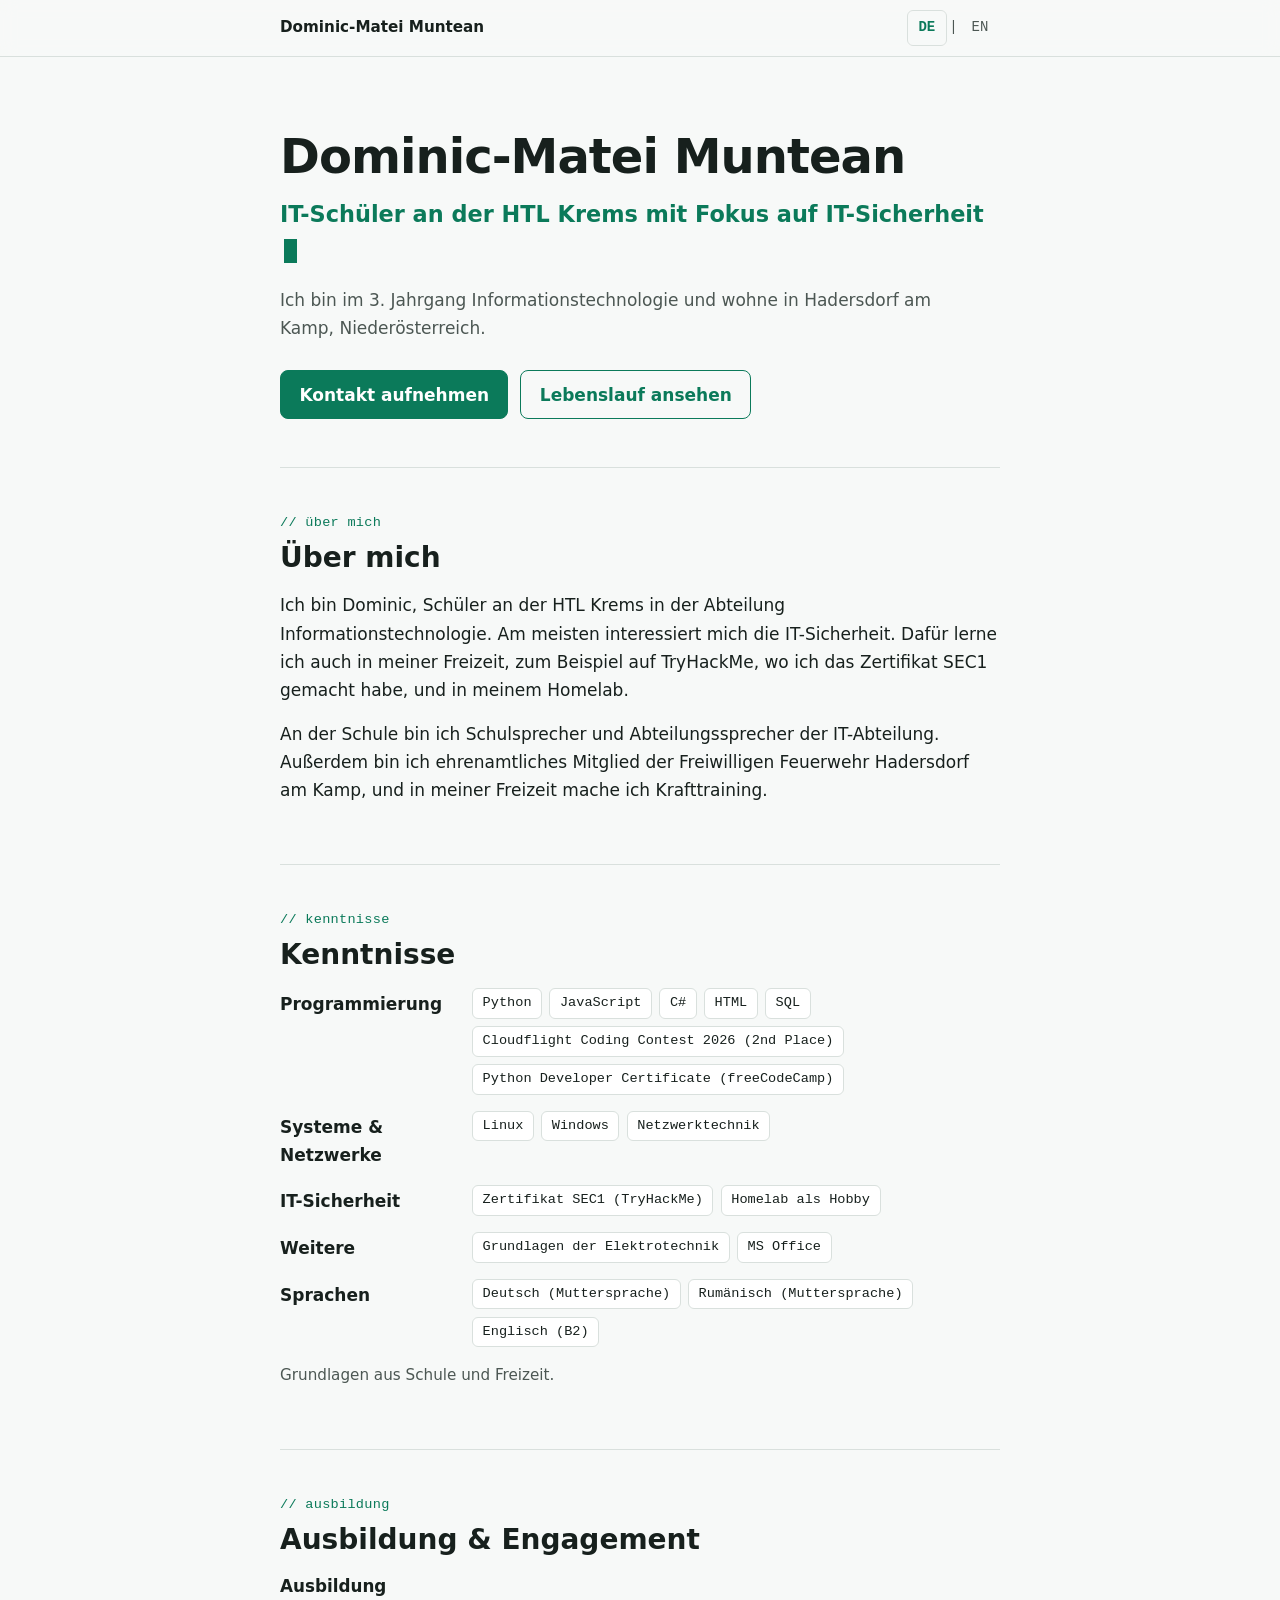
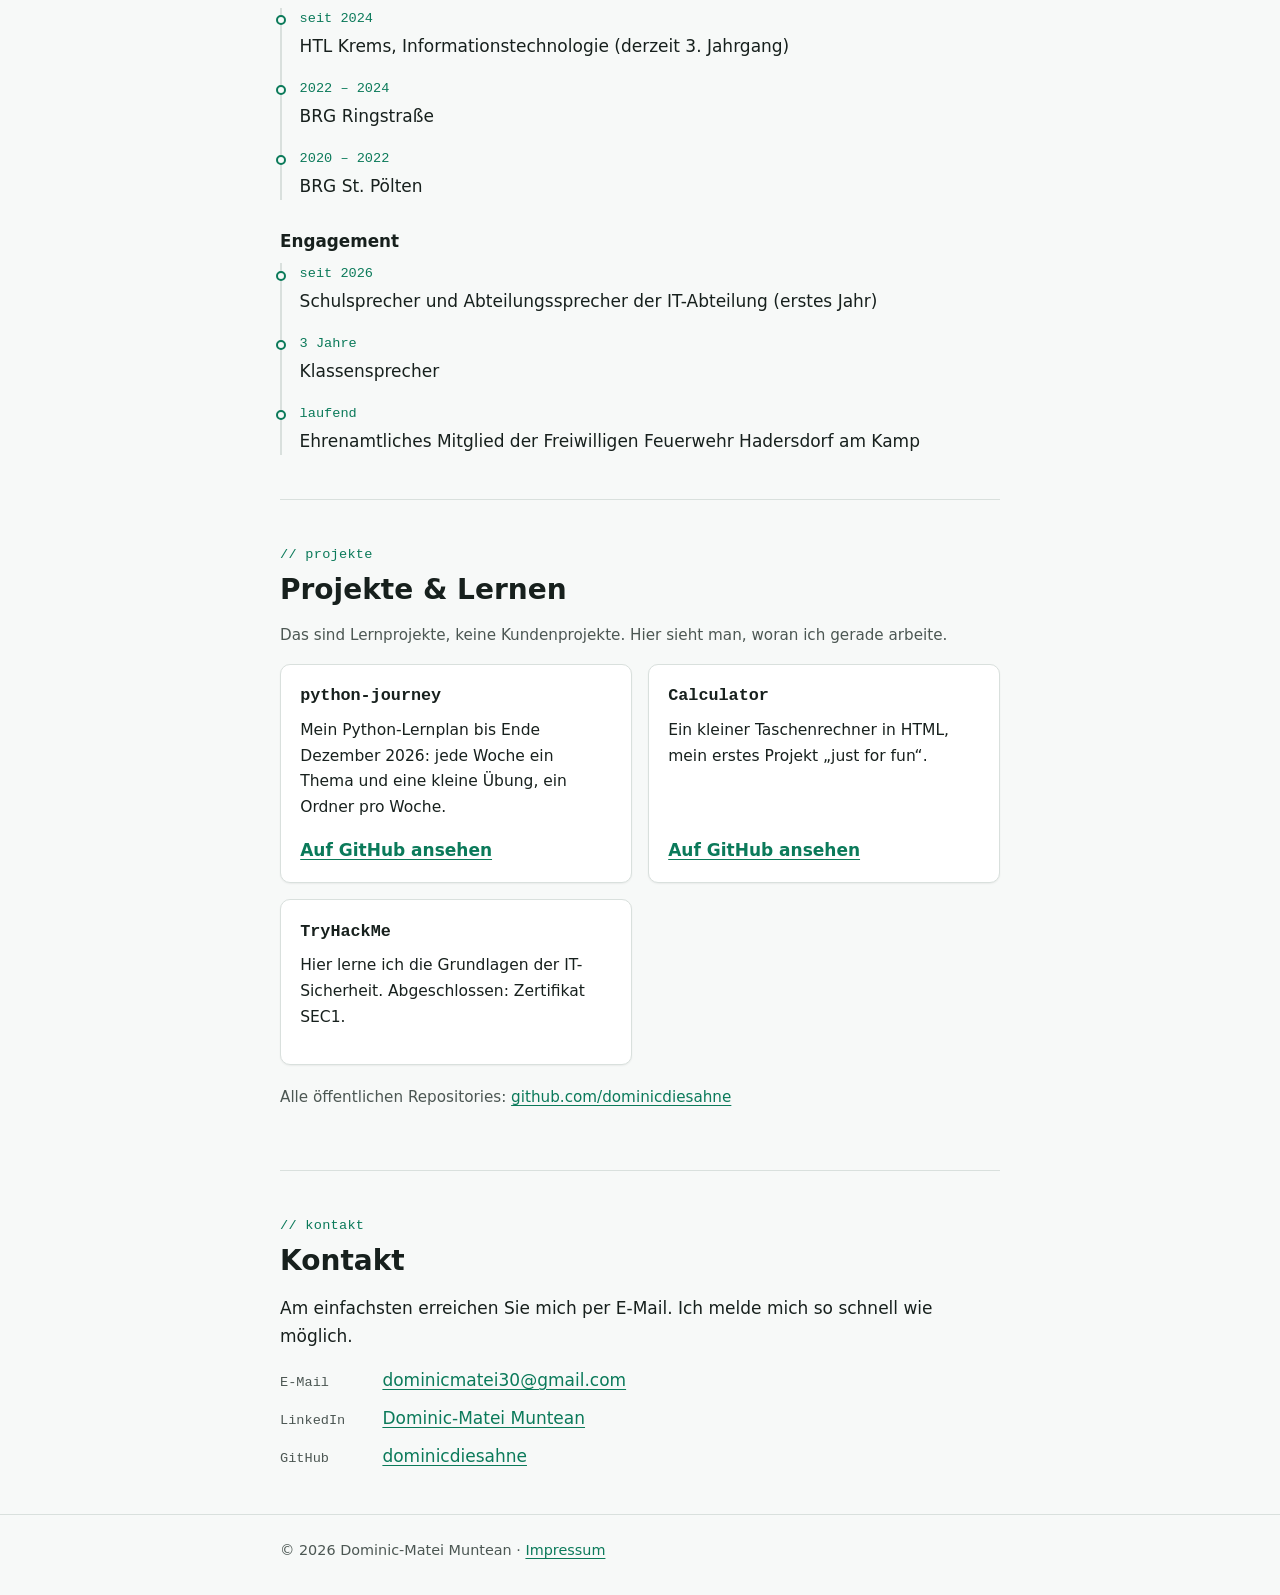
<file: index.html>
<!DOCTYPE html>
<html lang="de-AT">
<head>
  <meta charset="utf-8">
  <meta name="viewport" content="width=device-width, initial-scale=1">
  <title data-de="Dominic-Matei Muntean – IT-Schüler an der HTL Krems" data-en="Dominic-Matei Muntean – IT student at HTL Krems">Dominic-Matei Muntean – IT-Schüler an der HTL Krems</title>
  <meta name="description" content="IT-Schüler an der HTL Krems mit Interesse an IT-Sicherheit. Kenntnisse, Ausbildung, Projekte und Kontakt." data-de="IT-Schüler an der HTL Krems mit Interesse an IT-Sicherheit. Kenntnisse, Ausbildung, Projekte und Kontakt." data-en="IT student at HTL Krems, interested in IT security. Skills, education, projects and contact.">
  <meta name="color-scheme" content="dark light">
  <meta name="referrer" content="no-referrer">
  <meta property="og:type" content="website">
  <meta property="og:locale" content="de_AT">
  <meta property="og:locale:alternate" content="en_GB">
  <meta property="og:site_name" content="Dominic-Matei Muntean">
  <meta property="og:title" content="Dominic-Matei Muntean – IT-Schüler an der HTL Krems" data-de="Dominic-Matei Muntean – IT-Schüler an der HTL Krems" data-en="Dominic-Matei Muntean – IT student at HTL Krems">
  <meta property="og:description" content="IT-Schüler an der HTL Krems mit Interesse an IT-Sicherheit. Kenntnisse, Ausbildung, Projekte und Kontakt." data-de="IT-Schüler an der HTL Krems mit Interesse an IT-Sicherheit. Kenntnisse, Ausbildung, Projekte und Kontakt." data-en="IT student at HTL Krems, interested in IT security. Skills, education, projects and contact.">
  <link rel="icon" type="image/svg+xml" href="data:image/svg+xml,%3Csvg xmlns='http://www.w3.org/2000/svg' viewBox='0 0 64 64'%3E%3Crect width='64' height='64' rx='12' fill='%23101614'/%3E%3Ctext x='32' y='42' text-anchor='middle' font-family='ui-monospace,Consolas,monospace' font-size='28' font-weight='700' fill='%234fd1a5'%3EDM%3C/text%3E%3C/svg%3E">
  <link rel="stylesheet" href="styles.css">
</head>
<body>
  <a class="skip-link" href="#main" data-de="Zum Inhalt springen" data-en="Skip to content">Zum Inhalt springen</a>

  <header class="site-header">
    <div class="wrap header-inner">
      <a class="brand" href="#top"><span class="brand-name">Dominic-Matei Muntean</span></a>
      <div class="lang-switch" role="group" aria-label="Sprache / Language">
        <button type="button" class="lang-btn" data-lang="de" aria-pressed="true">DE</button>
        <span class="lang-sep" aria-hidden="true">|</span>
        <button type="button" class="lang-btn" data-lang="en" aria-pressed="false">EN</button>
      </div>
    </div>
  </header>

  <main id="main" class="wrap">

    <section id="top" class="hero" aria-labelledby="hero-name">
      <h1 id="hero-name">Dominic-Matei Muntean</h1>
      <p class="headline"><span data-de="IT-Schüler an der HTL Krems mit Fokus auf IT-Sicherheit" data-en="IT student at HTL Krems, focused on IT security">IT-Schüler an der HTL Krems mit Fokus auf IT-Sicherheit</span><span class="cursor" aria-hidden="true"></span></p>
      <p class="subline" data-de="Ich bin im 3. Jahrgang Informationstechnologie und wohne in Hadersdorf am Kamp, Niederösterreich." data-en="I'm in my third year of Information Technology and live in Hadersdorf am Kamp, Lower Austria.">Ich bin im 3. Jahrgang Informationstechnologie und wohne in Hadersdorf am Kamp, Niederösterreich.</p>
      <div class="actions">
        <a class="btn btn-primary" href="#kontakt" data-de="Kontakt aufnehmen" data-en="Get in touch">Kontakt aufnehmen</a>
        <a class="btn btn-secondary" href="cv.html" data-de="Lebenslauf ansehen" data-en="View CV">Lebenslauf ansehen</a>
      </div>
    </section>

    <section id="ueber-mich" class="section" aria-labelledby="h-about">
      <p class="label mono" data-de="// über mich" data-en="// about">// über mich</p>
      <h2 id="h-about" data-de="Über mich" data-en="About me">Über mich</h2>
      <p data-de="Ich bin Dominic, Schüler an der HTL Krems in der Abteilung Informationstechnologie. Am meisten interessiert mich die IT-Sicherheit. Dafür lerne ich auch in meiner Freizeit, zum Beispiel auf TryHackMe, wo ich das Zertifikat SEC1 gemacht habe, und in meinem Homelab." data-en="I'm Dominic, a student in the Information Technology department at HTL Krems, Austria. IT security interests me most. I also learn in my own time, for example on TryHackMe, where I earned the SEC1 certificate, and in my homelab.">Ich bin Dominic, Schüler an der HTL Krems in der Abteilung Informationstechnologie. Am meisten interessiert mich die IT-Sicherheit. Dafür lerne ich auch in meiner Freizeit, zum Beispiel auf TryHackMe, wo ich das Zertifikat SEC1 gemacht habe, und in meinem Homelab.</p>
      <p data-de="An der Schule bin ich Schulsprecher und Abteilungssprecher der IT-Abteilung. Außerdem bin ich ehrenamtliches Mitglied der Freiwilligen Feuerwehr Hadersdorf am Kamp, und in meiner Freizeit mache ich Krafttraining." data-en="At school I'm the student representative of the whole school (Schulsprecher) and of the IT department. I'm also a volunteer member of the Hadersdorf am Kamp fire brigade, and in my free time I do strength training.">An der Schule bin ich Schulsprecher und Abteilungssprecher der IT-Abteilung. Außerdem bin ich ehrenamtliches Mitglied der Freiwilligen Feuerwehr Hadersdorf am Kamp, und in meiner Freizeit mache ich Krafttraining.</p>
    </section>

    <section id="kenntnisse" class="section" aria-labelledby="h-skills">
      <p class="label mono" data-de="// kenntnisse" data-en="// skills">// kenntnisse</p>
      <h2 id="h-skills" data-de="Kenntnisse" data-en="Skills">Kenntnisse</h2>
      <dl class="skills">
        <div class="skill-group">
          <dt data-de="Programmierung" data-en="Programming">Programmierung</dt>
          <dd><ul class="tags">
            <li>Python</li><li>JavaScript</li><li>C#</li><li>HTML</li><li>SQL</li><li>Cloudflight Coding Contest 2026 (2nd Place)</li><li>Python Developer Certificate (freeCodeCamp)</li>
          </ul></dd>
        </div>
        <div class="skill-group">
          <dt data-de="Systeme &amp; Netzwerke" data-en="Systems &amp; networking">Systeme &amp; Netzwerke</dt>
          <dd><ul class="tags">
            <li>Linux</li><li>Windows</li><li data-de="Netzwerktechnik" data-en="Networking">Netzwerktechnik</li>
          </ul></dd>
        </div>
        <div class="skill-group">
          <dt data-de="IT-Sicherheit" data-en="IT security">IT-Sicherheit</dt>
          <dd><ul class="tags">
            <li data-de="Zertifikat SEC1 (TryHackMe)" data-en="SEC1 certificate (TryHackMe)">Zertifikat SEC1 (TryHackMe)</li>
            <li data-de="Homelab als Hobby" data-en="Homelab as a hobby">Homelab als Hobby</li>
          </ul></dd>
        </div>
        <div class="skill-group">
          <dt data-de="Weitere" data-en="Other">Weitere</dt>
          <dd><ul class="tags">
            <li data-de="Grundlagen der Elektrotechnik" data-en="Electrical engineering basics">Grundlagen der Elektrotechnik</li>
            <li>MS Office</li>
          </ul></dd>
        </div>
        <div class="skill-group">
          <dt data-de="Sprachen" data-en="Languages">Sprachen</dt>
          <dd><ul class="tags">
            <li data-de="Deutsch (Muttersprache)" data-en="German (native)">Deutsch (Muttersprache)</li>
            <li data-de="Rumänisch (Muttersprache)" data-en="Romanian (native)">Rumänisch (Muttersprache)</li>
            <li data-de="Englisch (B2)" data-en="English (B2)">Englisch (B2)</li>
          </ul></dd>
        </div>
      </dl>
      <p class="note" data-de="Grundlagen aus Schule und Freizeit." data-en="Foundations from school and my own time.">Grundlagen aus Schule und Freizeit.</p>
    </section>

    <section id="ausbildung" class="section" aria-labelledby="h-edu">
      <p class="label mono" data-de="// ausbildung" data-en="// education">// ausbildung</p>
      <h2 id="h-edu" data-de="Ausbildung &amp; Engagement" data-en="Education &amp; engagement">Ausbildung &amp; Engagement</h2>
      <div class="tracks">
        <div class="track">
          <h3 data-de="Ausbildung" data-en="Education">Ausbildung</h3>
          <ol class="timeline">
            <li><span class="year mono" data-de="seit 2024" data-en="since 2024">seit 2024</span><span class="what" data-de="HTL Krems, Informationstechnologie (derzeit 3. Jahrgang)" data-en="HTL Krems, Information Technology (currently in 3rd year)">HTL Krems, Informationstechnologie (derzeit 3. Jahrgang)</span></li>
            <li><span class="year mono">2022 – 2024</span><span class="what" data-de="BRG Ringstraße" data-en="BRG Ringstraße (secondary school)">BRG Ringstraße</span></li>
            <li><span class="year mono">2020 – 2022</span><span class="what" data-de="BRG St. Pölten" data-en="BRG St. Pölten (secondary school)">BRG St. Pölten</span></li>
          </ol>
        </div>
        <div class="track">
          <h3 data-de="Engagement" data-en="Engagement">Engagement</h3>
          <ol class="timeline">
            <li><span class="year mono" data-de="seit 2026" data-en="since 2026">seit 2026</span><span class="what" data-de="Schulsprecher und Abteilungssprecher der IT-Abteilung (erstes Jahr)" data-en="Student representative of the school (Schulsprecher) and of the IT department (first year)">Schulsprecher und Abteilungssprecher der IT-Abteilung (erstes Jahr)</span></li>
            <li><span class="year mono" data-de="3 Jahre" data-en="3 years">3 Jahre</span><span class="what" data-de="Klassensprecher" data-en="Class representative">Klassensprecher</span></li>
            <li><span class="year mono" data-de="laufend" data-en="ongoing">laufend</span><span class="what" data-de="Ehrenamtliches Mitglied der Freiwilligen Feuerwehr Hadersdorf am Kamp" data-en="Volunteer member of the Hadersdorf am Kamp fire brigade">Ehrenamtliches Mitglied der Freiwilligen Feuerwehr Hadersdorf am Kamp</span></li>
          </ol>
        </div>
      </div>
    </section>

    <section id="projekte" class="section" aria-labelledby="h-projects">
      <p class="label mono" data-de="// projekte" data-en="// projects">// projekte</p>
      <h2 id="h-projects" data-de="Projekte &amp; Lernen" data-en="Projects &amp; learning">Projekte &amp; Lernen</h2>
      <p class="intro" data-de="Das sind Lernprojekte, keine Kundenprojekte. Hier sieht man, woran ich gerade arbeite." data-en="These are learning projects, not client work. They show what I'm working on right now.">Das sind Lernprojekte, keine Kundenprojekte. Hier sieht man, woran ich gerade arbeite.</p>
      <div class="cards">
        <article class="card">
          <h3 class="mono">python-journey</h3>
          <p data-de="Mein Python-Lernplan bis Ende Dezember 2026: jede Woche ein Thema und eine kleine Übung, ein Ordner pro Woche." data-en="My Python learning plan until the end of December 2026: one topic and one small exercise a week, one folder per week.">Mein Python-Lernplan bis Ende Dezember 2026: jede Woche ein Thema und eine kleine Übung, ein Ordner pro Woche.</p>
          <a class="card-link" href="https://github.com/dominicdiesahne/python-journey" rel="noopener" data-de="Auf GitHub ansehen" data-en="View on GitHub">Auf GitHub ansehen</a>
        </article>
        <article class="card">
          <h3 class="mono">Calculator</h3>
          <p data-de="Ein kleiner Taschenrechner in HTML, mein erstes Projekt „just for fun“." data-en="A small calculator in HTML, my first &quot;just for fun&quot; project.">Ein kleiner Taschenrechner in HTML, mein erstes Projekt „just for fun“.</p>
          <a class="card-link" href="https://github.com/dominicdiesahne/Calculator" rel="noopener" data-de="Auf GitHub ansehen" data-en="View on GitHub">Auf GitHub ansehen</a>
        </article>
        <article class="card">
          <h3 class="mono">TryHackMe</h3>
          <p data-de="Hier lerne ich die Grundlagen der IT-Sicherheit. Abgeschlossen: Zertifikat SEC1." data-en="Where I learn the basics of IT security. Completed: SEC1 certificate.">Hier lerne ich die Grundlagen der IT-Sicherheit. Abgeschlossen: Zertifikat SEC1.</p>
        </article>
      </div>
      <p class="note"><span data-de="Alle öffentlichen Repositories:" data-en="All public repositories:">Alle öffentlichen Repositories:</span> <a href="https://github.com/dominicdiesahne" rel="noopener">github.com/dominicdiesahne</a></p>
    </section>

    <section id="kontakt" class="section" aria-labelledby="h-contact">
      <p class="label mono" data-de="// kontakt" data-en="// contact">// kontakt</p>
      <h2 id="h-contact" data-de="Kontakt" data-en="Contact">Kontakt</h2>
      <p data-de="Am einfachsten erreichen Sie mich per E-Mail. Ich melde mich so schnell wie möglich." data-en="Email is the easiest way to reach me. I'll reply as soon as I can.">Am einfachsten erreichen Sie mich per E-Mail. Ich melde mich so schnell wie möglich.</p>
      <ul class="contact-list">
        <li><span class="contact-label mono" data-de="E-Mail" data-en="Email">E-Mail</span><a href="mailto:dominicmatei30@gmail.com">dominicmatei30@gmail.com</a></li>
        <li><span class="contact-label mono">LinkedIn</span><a href="https://www.linkedin.com/in/dominic-matei-muntean-106618419" rel="noopener">Dominic-Matei Muntean</a></li>
        <li><span class="contact-label mono">GitHub</span><a href="https://github.com/dominicdiesahne" rel="noopener">dominicdiesahne</a></li>
      </ul>
    </section>

  </main>

  <footer class="site-footer">
    <div class="wrap">
      <p>© 2026 Dominic-Matei Muntean · <a href="impressum.html" data-de="Impressum" data-en="Legal notice">Impressum</a></p>
    </div>
  </footer>

  <script src="main.js"></script>
</body>
</html>
</file>
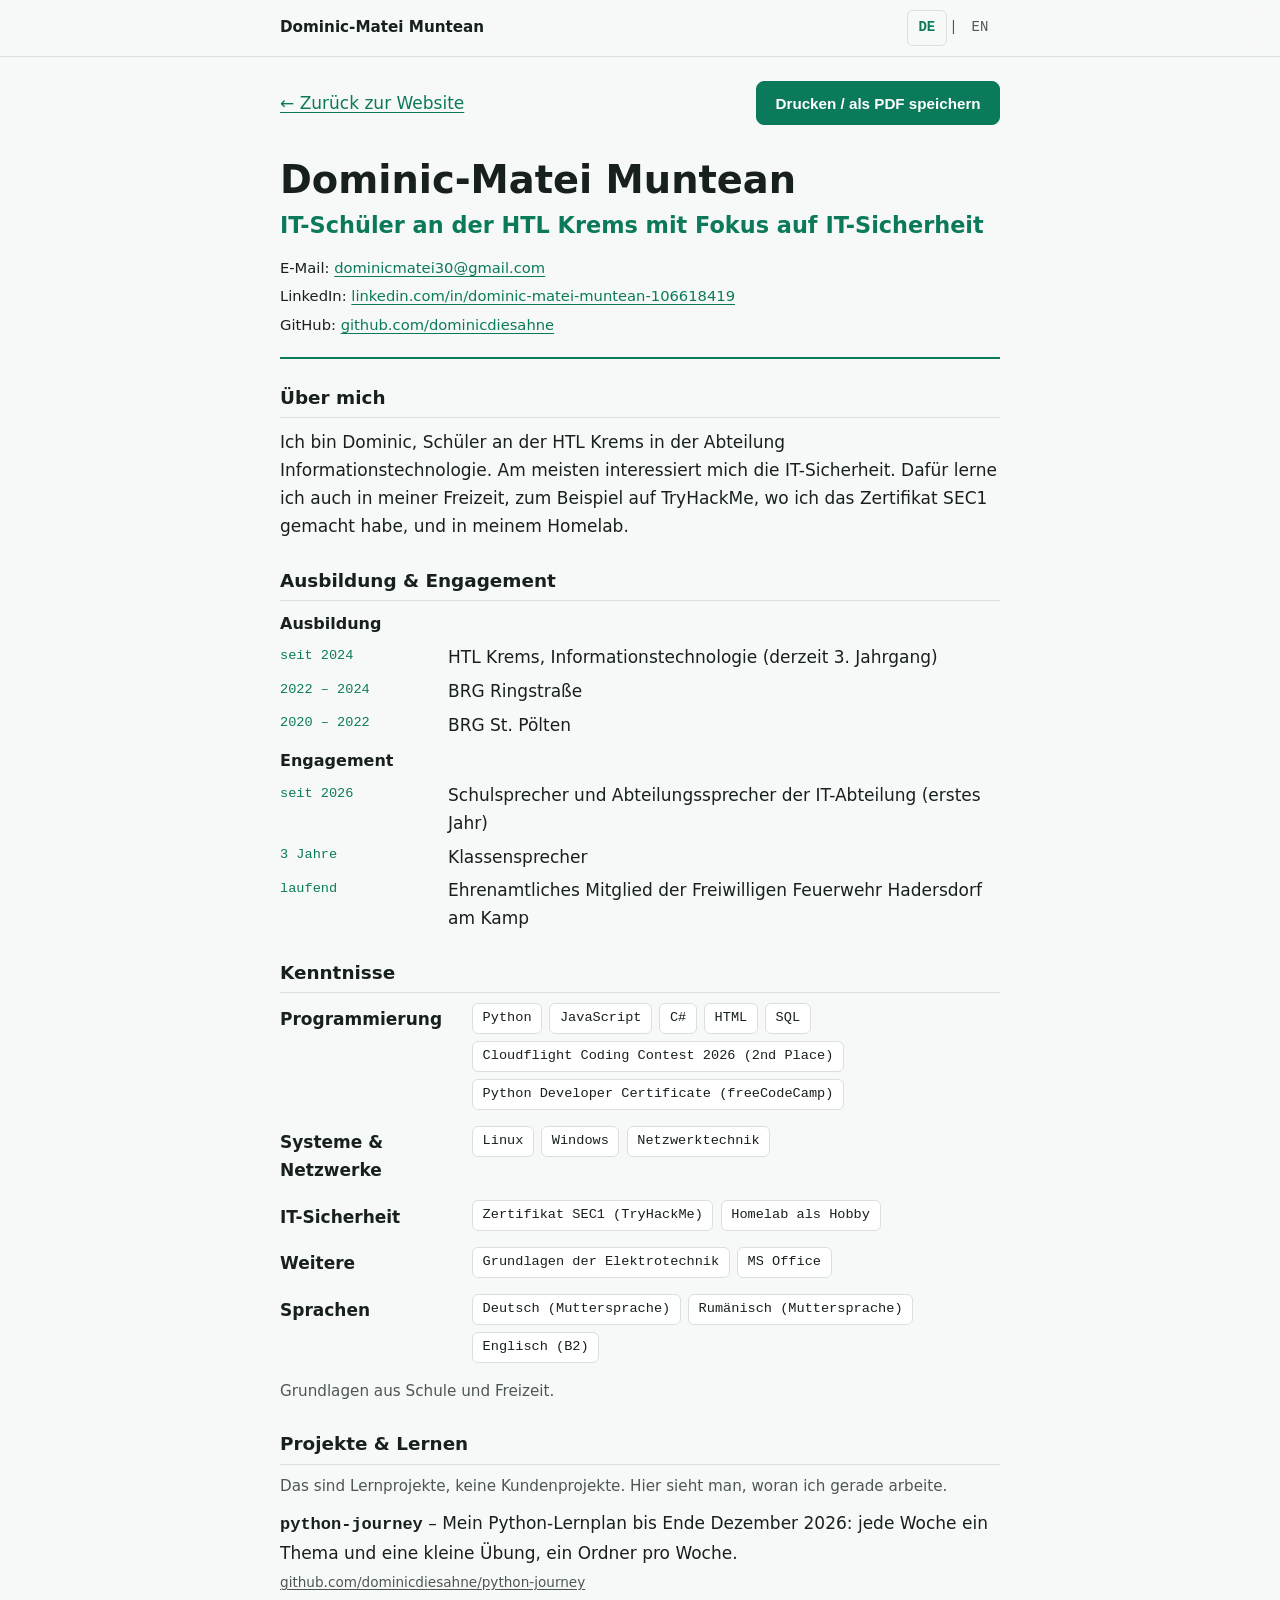
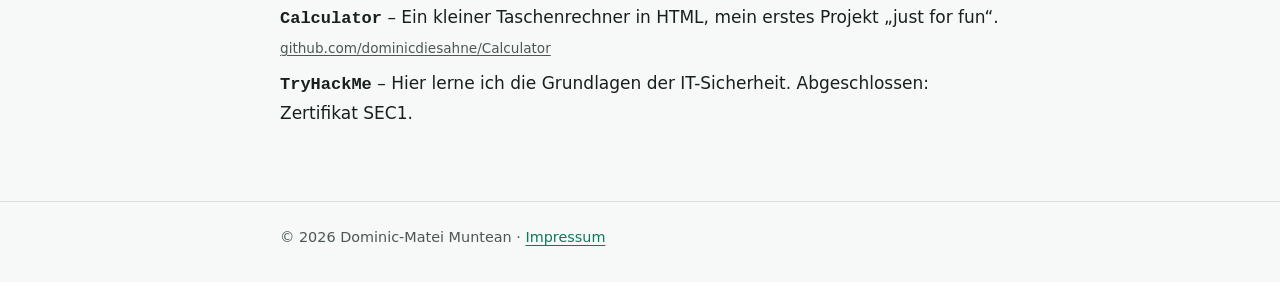
<file: cv.html>
<!DOCTYPE html>
<html lang="de-AT">
<head>
  <meta charset="utf-8">
  <meta name="viewport" content="width=device-width, initial-scale=1">
  <title data-de="Lebenslauf – Dominic-Matei Muntean" data-en="CV – Dominic-Matei Muntean">Lebenslauf – Dominic-Matei Muntean</title>
  <meta name="description" content="IT-Schüler an der HTL Krems mit Interesse an IT-Sicherheit. Kenntnisse, Ausbildung, Projekte und Kontakt." data-de="IT-Schüler an der HTL Krems mit Interesse an IT-Sicherheit. Kenntnisse, Ausbildung, Projekte und Kontakt." data-en="IT student at HTL Krems, interested in IT security. Skills, education, projects and contact.">
  <meta name="color-scheme" content="dark light">
  <meta name="referrer" content="no-referrer">
  <meta property="og:type" content="profile">
  <meta property="og:locale" content="de_AT">
  <meta property="og:locale:alternate" content="en_GB">
  <meta property="og:site_name" content="Dominic-Matei Muntean">
  <meta property="og:title" content="Lebenslauf – Dominic-Matei Muntean" data-de="Lebenslauf – Dominic-Matei Muntean" data-en="CV – Dominic-Matei Muntean">
  <meta property="og:description" content="IT-Schüler an der HTL Krems mit Interesse an IT-Sicherheit. Kenntnisse, Ausbildung, Projekte und Kontakt." data-de="IT-Schüler an der HTL Krems mit Interesse an IT-Sicherheit. Kenntnisse, Ausbildung, Projekte und Kontakt." data-en="IT student at HTL Krems, interested in IT security. Skills, education, projects and contact.">
  <link rel="icon" type="image/svg+xml" href="data:image/svg+xml,%3Csvg xmlns='http://www.w3.org/2000/svg' viewBox='0 0 64 64'%3E%3Crect width='64' height='64' rx='12' fill='%23101614'/%3E%3Ctext x='32' y='42' text-anchor='middle' font-family='ui-monospace,Consolas,monospace' font-size='28' font-weight='700' fill='%234fd1a5'%3EDM%3C/text%3E%3C/svg%3E">
  <link rel="stylesheet" href="styles.css">
</head>
<body>
  <a class="skip-link" href="#main" data-de="Zum Inhalt springen" data-en="Skip to content">Zum Inhalt springen</a>

  <header class="site-header">
    <div class="wrap header-inner">
      <a class="brand" href="index.html"><span class="brand-name">Dominic-Matei Muntean</span></a>
      <div class="lang-switch" role="group" aria-label="Sprache / Language">
        <button type="button" class="lang-btn" data-lang="de" aria-pressed="true">DE</button>
        <span class="lang-sep" aria-hidden="true">|</span>
        <button type="button" class="lang-btn" data-lang="en" aria-pressed="false">EN</button>
      </div>
    </div>
  </header>

  <main id="main" class="wrap">
    <div class="cv-toolbar no-print">
      <a href="index.html" data-de="← Zurück zur Website" data-en="← Back to the website">← Zurück zur Website</a>
      <button type="button" class="btn btn-primary" data-print data-de="Drucken / als PDF speichern" data-en="Print / save as PDF">Drucken / als PDF speichern</button>
    </div>

    <article class="cv" aria-labelledby="cv-name">
      <header class="cv-head">
        <h1 id="cv-name">Dominic-Matei Muntean</h1>
        <p class="headline" data-de="IT-Schüler an der HTL Krems mit Fokus auf IT-Sicherheit" data-en="IT student at HTL Krems, focused on IT security">IT-Schüler an der HTL Krems mit Fokus auf IT-Sicherheit</p>
        <ul class="cv-contact">
          <li><span data-de="E-Mail:" data-en="Email:">E-Mail:</span> <a href="mailto:dominicmatei30@gmail.com">dominicmatei30@gmail.com</a></li>
          <li>LinkedIn: <a href="https://www.linkedin.com/in/dominic-matei-muntean-106618419" rel="noopener">linkedin.com/in/dominic-matei-muntean-106618419</a></li>
          <li>GitHub: <a href="https://github.com/dominicdiesahne" rel="noopener">github.com/dominicdiesahne</a></li>
        </ul>
      </header>

      <section class="cv-section" aria-labelledby="cv-about">
        <h2 id="cv-about" data-de="Über mich" data-en="About me">Über mich</h2>
        <p data-de="Ich bin Dominic, Schüler an der HTL Krems in der Abteilung Informationstechnologie. Am meisten interessiert mich die IT-Sicherheit. Dafür lerne ich auch in meiner Freizeit, zum Beispiel auf TryHackMe, wo ich das Zertifikat SEC1 gemacht habe, und in meinem Homelab." data-en="I'm Dominic, a student in the Information Technology department at HTL Krems, Austria. IT security interests me most. I also learn in my own time, for example on TryHackMe, where I earned the SEC1 certificate, and in my homelab.">Ich bin Dominic, Schüler an der HTL Krems in der Abteilung Informationstechnologie. Am meisten interessiert mich die IT-Sicherheit. Dafür lerne ich auch in meiner Freizeit, zum Beispiel auf TryHackMe, wo ich das Zertifikat SEC1 gemacht habe, und in meinem Homelab.</p>
      </section>

      <section class="cv-section" aria-labelledby="cv-edu">
        <h2 id="cv-edu" data-de="Ausbildung &amp; Engagement" data-en="Education &amp; engagement">Ausbildung &amp; Engagement</h2>
        <h3 data-de="Ausbildung" data-en="Education">Ausbildung</h3>
        <ul class="cv-rows">
          <li><span class="year mono" data-de="seit 2024" data-en="since 2024">seit 2024</span><span data-de="HTL Krems, Informationstechnologie (derzeit 3. Jahrgang)" data-en="HTL Krems, Information Technology (currently in 3rd year)">HTL Krems, Informationstechnologie (derzeit 3. Jahrgang)</span></li>
          <li><span class="year mono">2022 – 2024</span><span data-de="BRG Ringstraße" data-en="BRG Ringstraße (secondary school)">BRG Ringstraße</span></li>
          <li><span class="year mono">2020 – 2022</span><span data-de="BRG St. Pölten" data-en="BRG St. Pölten (secondary school)">BRG St. Pölten</span></li>
        </ul>
        <h3 data-de="Engagement" data-en="Engagement">Engagement</h3>
        <ul class="cv-rows">
          <li><span class="year mono" data-de="seit 2026" data-en="since 2026">seit 2026</span><span data-de="Schulsprecher und Abteilungssprecher der IT-Abteilung (erstes Jahr)" data-en="Student representative of the school (Schulsprecher) and of the IT department (first year)">Schulsprecher und Abteilungssprecher der IT-Abteilung (erstes Jahr)</span></li>
          <li><span class="year mono" data-de="3 Jahre" data-en="3 years">3 Jahre</span><span data-de="Klassensprecher" data-en="Class representative">Klassensprecher</span></li>
          <li><span class="year mono" data-de="laufend" data-en="ongoing">laufend</span><span data-de="Ehrenamtliches Mitglied der Freiwilligen Feuerwehr Hadersdorf am Kamp" data-en="Volunteer member of the Hadersdorf am Kamp fire brigade">Ehrenamtliches Mitglied der Freiwilligen Feuerwehr Hadersdorf am Kamp</span></li>
        </ul>
      </section>

      <section class="cv-section" aria-labelledby="cv-skills">
        <h2 id="cv-skills" data-de="Kenntnisse" data-en="Skills">Kenntnisse</h2>
        <dl class="skills">
          <div class="skill-group">
            <dt data-de="Programmierung" data-en="Programming">Programmierung</dt>
            <dd><ul class="tags"><li>Python</li><li>JavaScript</li><li>C#</li><li>HTML</li><li>SQL</li><li>Cloudflight Coding Contest 2026 (2nd Place)</li><li>Python Developer Certificate (freeCodeCamp)</li></ul></dd>
          </div>
          <div class="skill-group">
            <dt data-de="Systeme &amp; Netzwerke" data-en="Systems &amp; networking">Systeme &amp; Netzwerke</dt>
            <dd><ul class="tags"><li>Linux</li><li>Windows</li><li data-de="Netzwerktechnik" data-en="Networking">Netzwerktechnik</li></ul></dd>
          </div>
          <div class="skill-group">
            <dt data-de="IT-Sicherheit" data-en="IT security">IT-Sicherheit</dt>
            <dd><ul class="tags"><li data-de="Zertifikat SEC1 (TryHackMe)" data-en="SEC1 certificate (TryHackMe)">Zertifikat SEC1 (TryHackMe)</li><li data-de="Homelab als Hobby" data-en="Homelab as a hobby">Homelab als Hobby</li></ul></dd>
          </div>
          <div class="skill-group">
            <dt data-de="Weitere" data-en="Other">Weitere</dt>
            <dd><ul class="tags"><li data-de="Grundlagen der Elektrotechnik" data-en="Electrical engineering basics">Grundlagen der Elektrotechnik</li><li>MS Office</li></ul></dd>
          </div>
          <div class="skill-group">
            <dt data-de="Sprachen" data-en="Languages">Sprachen</dt>
            <dd><ul class="tags"><li data-de="Deutsch (Muttersprache)" data-en="German (native)">Deutsch (Muttersprache)</li><li data-de="Rumänisch (Muttersprache)" data-en="Romanian (native)">Rumänisch (Muttersprache)</li><li data-de="Englisch (B2)" data-en="English (B2)">Englisch (B2)</li></ul></dd>
          </div>
        </dl>
        <p class="note" data-de="Grundlagen aus Schule und Freizeit." data-en="Foundations from school and my own time.">Grundlagen aus Schule und Freizeit.</p>
      </section>

      <section class="cv-section" aria-labelledby="cv-projects">
        <h2 id="cv-projects" data-de="Projekte &amp; Lernen" data-en="Projects &amp; learning">Projekte &amp; Lernen</h2>
        <p class="note" data-de="Das sind Lernprojekte, keine Kundenprojekte. Hier sieht man, woran ich gerade arbeite." data-en="These are learning projects, not client work. They show what I'm working on right now.">Das sind Lernprojekte, keine Kundenprojekte. Hier sieht man, woran ich gerade arbeite.</p>
        <ul class="cv-proj">
          <li><strong>python-journey</strong> – <span data-de="Mein Python-Lernplan bis Ende Dezember 2026: jede Woche ein Thema und eine kleine Übung, ein Ordner pro Woche." data-en="My Python learning plan until the end of December 2026: one topic and one small exercise a week, one folder per week.">Mein Python-Lernplan bis Ende Dezember 2026: jede Woche ein Thema und eine kleine Übung, ein Ordner pro Woche.</span><br><a class="url" href="https://github.com/dominicdiesahne/python-journey" rel="noopener">github.com/dominicdiesahne/python-journey</a></li>
          <li><strong>Calculator</strong> – <span data-de="Ein kleiner Taschenrechner in HTML, mein erstes Projekt „just for fun“." data-en="A small calculator in HTML, my first &quot;just for fun&quot; project.">Ein kleiner Taschenrechner in HTML, mein erstes Projekt „just for fun“.</span><br><a class="url" href="https://github.com/dominicdiesahne/Calculator" rel="noopener">github.com/dominicdiesahne/Calculator</a></li>
          <li><strong>TryHackMe</strong> – <span data-de="Hier lerne ich die Grundlagen der IT-Sicherheit. Abgeschlossen: Zertifikat SEC1." data-en="Where I learn the basics of IT security. Completed: SEC1 certificate.">Hier lerne ich die Grundlagen der IT-Sicherheit. Abgeschlossen: Zertifikat SEC1.</span></li>
        </ul>
      </section>
    </article>
  </main>

  <footer class="site-footer">
    <div class="wrap">
      <p>© 2026 Dominic-Matei Muntean · <a href="impressum.html" data-de="Impressum" data-en="Legal notice">Impressum</a></p>
    </div>
  </footer>

  <script src="main.js"></script>
</body>
</html>
</file>
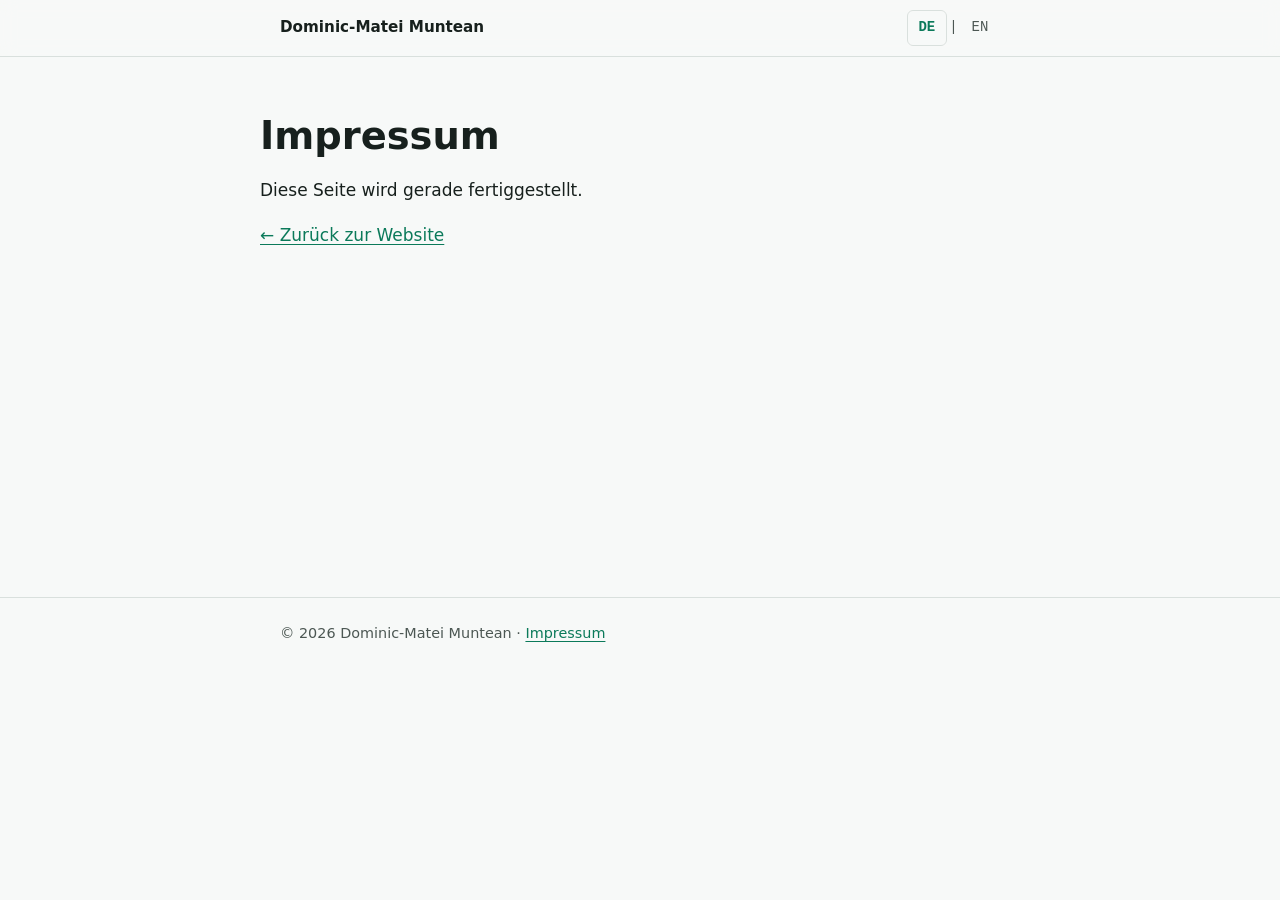
<file: impressum.html>
<!DOCTYPE html>
<html lang="de-AT">
<head>
  <meta charset="utf-8">
  <meta name="viewport" content="width=device-width, initial-scale=1">
  <title data-de="Impressum – Dominic-Matei Muntean" data-en="Legal notice – Dominic-Matei Muntean">Impressum – Dominic-Matei Muntean</title>
  <meta name="description" content="Impressum – diese Seite wird gerade fertiggestellt." data-de="Impressum – diese Seite wird gerade fertiggestellt." data-en="Legal notice – this page is being finalised.">
  <meta name="robots" content="noindex">
  <meta name="color-scheme" content="dark light">
  <meta name="referrer" content="no-referrer">
  <!-- Canonical URL: uncomment once the site is live on GitHub Pages.
  <link rel="canonical" href="https://dominicdiesahne.github.io/impressum.html">
  -->
  <link rel="icon" type="image/svg+xml" href="data:image/svg+xml,%3Csvg xmlns='http://www.w3.org/2000/svg' viewBox='0 0 64 64'%3E%3Crect width='64' height='64' rx='12' fill='%23101614'/%3E%3Ctext x='32' y='42' text-anchor='middle' font-family='ui-monospace,Consolas,monospace' font-size='28' font-weight='700' fill='%234fd1a5'%3EDM%3C/text%3E%3C/svg%3E">
  <link rel="stylesheet" href="styles.css">
</head>
<body>
  <a class="skip-link" href="#main" data-de="Zum Inhalt springen" data-en="Skip to content">Zum Inhalt springen</a>

  <header class="site-header">
    <div class="wrap header-inner">
      <a class="brand" href="index.html"><span class="brand-name">Dominic-Matei Muntean</span></a>
      <div class="lang-switch" role="group" aria-label="Sprache / Language">
        <button type="button" class="lang-btn" data-lang="de" aria-pressed="true">DE</button>
        <span class="lang-sep" aria-hidden="true">|</span>
        <button type="button" class="lang-btn" data-lang="en" aria-pressed="false">EN</button>
      </div>
    </div>
  </header>

  <main id="main" class="wrap page">
    <!-- Placeholder only. Whether an Impressum is required and what it must contain is still open (legal check before going live). -->
    <h1 data-de="Impressum" data-en="Legal notice">Impressum</h1>
    <p data-de="Diese Seite wird gerade fertiggestellt." data-en="This page is being finalised.">Diese Seite wird gerade fertiggestellt.</p>
    <p><a href="index.html" data-de="← Zurück zur Website" data-en="← Back to the website">← Zurück zur Website</a></p>
  </main>

  <footer class="site-footer">
    <div class="wrap">
      <p>© 2026 Dominic-Matei Muntean · <a href="impressum.html" aria-current="page" data-de="Impressum" data-en="Legal notice">Impressum</a></p>
    </div>
  </footer>

  <script src="main.js"></script>
</body>
</html>
</file>
<file: styles.css>
/* Dominic-Matei Muntean – personal site
   Plain CSS, system fonts only, dark by default with a light scheme via prefers-color-scheme. */

:root {
  --bg: #0e1312;
  --bg-elev: #151c1a;
  --border: #26302d;
  --text: #e8ecea;
  --text-muted: #a3aeaa;
  --accent: #4fd1a5;
  --accent-strong: #7be3bf;
  --accent-contrast: #06221a;
  --focus: #ffd166;
  --shadow: 0 1px 2px rgba(0, 0, 0, 0.4);

  --font-sans: system-ui, -apple-system, "Segoe UI", Roboto, "Helvetica Neue", Arial, "Noto Sans", sans-serif;
  --font-mono: ui-monospace, SFMono-Regular, "Cascadia Mono", Consolas, "Liberation Mono", Menlo, monospace;

  --maxw: 760px;
  --radius: 10px;
  color-scheme: dark;
}

@media (prefers-color-scheme: light) {
  :root {
    --bg: #f7f9f8;
    --bg-elev: #ffffff;
    --border: #d9e0dd;
    --text: #17201d;
    --text-muted: #4c5753;
    --accent: #0b7a5a;
    --accent-strong: #075c43;
    --accent-contrast: #ffffff;
    --focus: #b45309;
    --shadow: 0 1px 2px rgba(0, 0, 0, 0.06);
    color-scheme: light;
  }
}

*,
*::before,
*::after { box-sizing: border-box; }

html {
  -webkit-text-size-adjust: 100%;
  text-size-adjust: 100%;
  scroll-behavior: smooth;
  scroll-padding-top: 4.5rem;
}

body {
  margin: 0;
  background: var(--bg);
  color: var(--text);
  font-family: var(--font-sans);
  font-size: 1.0625rem;
  line-height: 1.65;
  overflow-wrap: break-word;
}

.wrap {
  width: 100%;
  max-width: var(--maxw);
  margin: 0 auto;
  padding: 0 1.25rem;
}

.mono { font-family: var(--font-mono); }

a { color: var(--accent); text-underline-offset: 0.18em; }
a:hover { color: var(--accent-strong); }

:focus-visible {
  outline: 3px solid var(--focus);
  outline-offset: 3px;
  border-radius: 4px;
}

.skip-link {
  position: absolute;
  left: 1rem;
  top: -100px;
  z-index: 100;
  padding: 0.5rem 0.9rem;
  background: var(--accent);
  color: var(--accent-contrast);
  border-radius: 6px;
  font-weight: 600;
  text-decoration: none;
}
.skip-link:focus { top: 0.75rem; }

/* Header */
.site-header {
  position: sticky;
  top: 0;
  z-index: 10;
  background: color-mix(in srgb, var(--bg) 88%, transparent);
  -webkit-backdrop-filter: blur(8px);
  backdrop-filter: blur(8px);
  border-bottom: 1px solid var(--border);
}
@supports not (background: color-mix(in srgb, red 50%, blue)) {
  .site-header { background: var(--bg); }
}
.header-inner {
  display: flex;
  align-items: center;
  justify-content: space-between;
  gap: 1rem;
  min-height: 3.5rem;
}
.brand {
  display: inline-flex;
  align-items: center;
  gap: 0.6rem;
  min-width: 0;
  color: var(--text);
  text-decoration: none;
  font-weight: 600;
}
.brand:hover { color: var(--text); }
.brand-name {
  white-space: nowrap;
  overflow: hidden;
  text-overflow: ellipsis;
  font-size: 0.95rem;
}
.lang-switch {
  flex: none;
  display: inline-flex;
  align-items: center;
  gap: 0.15rem;
  font-family: var(--font-mono);
  font-size: 0.875rem;
}
.lang-sep { color: var(--text-muted); }
.lang-btn {
  min-width: 2.5rem;
  min-height: 2.25rem;
  padding: 0.25rem 0.5rem;
  border: 1px solid transparent;
  border-radius: 6px;
  background: none;
  color: var(--text-muted);
  font: inherit;
  cursor: pointer;
}
.lang-btn:hover { color: var(--text); }
.lang-btn[aria-pressed="true"] {
  color: var(--accent);
  border-color: var(--border);
  font-weight: 700;
}

/* Sections */
main { padding-bottom: 3rem; }

.hero { padding: 4.5rem 0 3rem; }
.hero h1 {
  margin: 0 0 0.75rem;
  font-size: clamp(2rem, 7vw, 3rem);
  line-height: 1.15;
  letter-spacing: -0.02em;
}
.headline {
  margin: 0 0 1rem;
  font-size: clamp(1.15rem, 3.6vw, 1.4rem);
  font-weight: 600;
  color: var(--accent);
}
.subline {
  margin: 0 0 1.75rem;
  max-width: 62ch;
  color: var(--text-muted);
}
.cursor {
  display: inline-block;
  width: 0.55em;
  height: 1.05em;
  margin-left: 0.2em;
  vertical-align: -0.15em;
  background: var(--accent);
  animation: blink 1.1s steps(1) infinite;
}
@keyframes blink { 50% { opacity: 0; } }

.section {
  padding: 2.75rem 0;
  border-top: 1px solid var(--border);
}
.section h2 {
  margin: 0 0 1rem;
  font-size: clamp(1.4rem, 4.5vw, 1.75rem);
  line-height: 1.25;
}
.section h3 { margin: 0 0 0.5rem; font-size: 1.05rem; }
.section p { margin: 0 0 1rem; }

.label {
  margin: 0 0 0.35rem !important;
  color: var(--accent);
  font-size: 0.85rem;
  letter-spacing: 0.02em;
}
.note, .intro { color: var(--text-muted); font-size: 0.95rem; }

/* Buttons */
.actions { display: flex; flex-wrap: wrap; gap: 0.75rem; }
.btn {
  display: inline-flex;
  align-items: center;
  justify-content: center;
  min-height: 2.75rem;
  padding: 0.6rem 1.15rem;
  border: 1px solid var(--accent);
  border-radius: 8px;
  font-weight: 600;
  text-decoration: none;
  text-align: center;
  transition: background-color 0.15s ease, color 0.15s ease;
}
.btn-primary { background: var(--accent); color: var(--accent-contrast); }
.btn-primary:hover { background: var(--accent-strong); border-color: var(--accent-strong); color: var(--accent-contrast); }
.btn-secondary { background: transparent; color: var(--accent); }
.btn-secondary:hover { background: var(--bg-elev); }

/* Skills */
.skills { margin: 0 0 1rem; display: grid; gap: 1rem; }
.skill-group { display: grid; gap: 0.4rem; }
.skill-group dt { font-weight: 600; }
.skill-group dd { margin: 0; }
.tags { list-style: none; margin: 0; padding: 0; display: flex; flex-wrap: wrap; gap: 0.45rem; }
.tags li {
  padding: 0.2rem 0.6rem;
  border: 1px solid var(--border);
  border-radius: 6px;
  background: var(--bg-elev);
  font-family: var(--font-mono);
  font-size: 0.85rem;
}
@media (min-width: 640px) {
  .skill-group { grid-template-columns: 11rem 1fr; align-items: start; gap: 1rem; }
  .skill-group dt { padding-top: 0.15rem; }
}

/* Timeline */
.tracks { display: grid; gap: 1.75rem; }
.timeline { list-style: none; margin: 0; padding: 0 0 0 1.1rem; border-left: 2px solid var(--border); }
.timeline li { position: relative; display: grid; gap: 0.1rem; padding: 0 0 1.1rem; }
.timeline li:last-child { padding-bottom: 0; }
.timeline li::before {
  content: "";
  position: absolute;
  left: calc(-1.1rem - 6px);
  top: 0.45rem;
  width: 10px;
  height: 10px;
  border-radius: 50%;
  background: var(--bg);
  border: 2px solid var(--accent);
}
.year { color: var(--accent); font-size: 0.85rem; }

/* Cards */
.cards { display: grid; gap: 1rem; margin-bottom: 1.25rem; }
@media (min-width: 640px) { .cards { grid-template-columns: 1fr 1fr; } }
.card {
  display: flex;
  flex-direction: column;
  padding: 1.1rem 1.2rem;
  border: 1px solid var(--border);
  border-radius: var(--radius);
  background: var(--bg-elev);
  box-shadow: var(--shadow);
}
.card p { flex: 1; font-size: 0.97rem; }
.card-link { font-weight: 600; align-self: flex-start; }
.card-small { padding: 0.9rem 1.2rem; }
.card-small p { font-size: 0.9rem; color: var(--text-muted); }

/* Lists */
.checklist { margin: 0 0 1rem; padding: 0; list-style: none; }
.checklist li { position: relative; padding-left: 1.5rem; margin-bottom: 0.3rem; }
.checklist li::before {
  content: ">";
  position: absolute;
  left: 0;
  color: var(--accent);
  font-family: var(--font-mono);
  font-weight: 700;
}
.contact-list { list-style: none; margin: 0; padding: 0; display: grid; gap: 0.6rem; }
.contact-list li { display: flex; flex-wrap: wrap; gap: 0.25rem 0.9rem; align-items: baseline; }
.contact-label { min-width: 5.5rem; color: var(--text-muted); font-size: 0.85rem; }
.contact-list a { overflow-wrap: anywhere; }

/* Footer */
.site-footer {
  border-top: 1px solid var(--border);
  padding: 1.5rem 0 2rem;
  color: var(--text-muted);
  font-size: 0.9rem;
}
.site-footer p { margin: 0; }

/* Simple subpages (impressum) */
.page { padding: 3.5rem 0 3rem; min-height: 60vh; }
.page h1 { margin: 0 0 1rem; font-size: clamp(1.75rem, 6vw, 2.4rem); line-height: 1.2; }

/* ---------- Web CV (cv.html) ---------- */
.cv-toolbar { display: flex; flex-wrap: wrap; gap: 0.75rem; justify-content: space-between; align-items: center; padding: 1.5rem 0 0; }
.cv-toolbar .btn { font-size: 0.95rem; }
.cv { padding: 2rem 0 3rem; }
.cv-head { padding-bottom: 1.25rem; border-bottom: 2px solid var(--accent); margin-bottom: 1.5rem; }
.cv-head h1 { margin: 0 0 0.25rem; font-size: clamp(1.75rem, 6vw, 2.4rem); line-height: 1.2; }
.cv-head .headline { margin-bottom: 0.75rem; }
.cv-contact { list-style: none; margin: 0; padding: 0; display: flex; flex-wrap: wrap; gap: 0.25rem 1.25rem; font-size: 0.92rem; }
.cv-contact a { overflow-wrap: anywhere; }
.cv-section { margin-bottom: 1.6rem; break-inside: avoid; page-break-inside: avoid; }
.cv-section h2 {
  margin: 0 0 0.6rem;
  padding-bottom: 0.25rem;
  border-bottom: 1px solid var(--border);
  font-size: 1.15rem;
  text-transform: none;
}
.cv-section p { margin: 0 0 0.6rem; }
.cv-section h3 { margin: 0.5rem 0 0.4rem; font-size: 1rem; }
.cv-rows { list-style: none; margin: 0 0 0.6rem; padding: 0; display: grid; gap: 0.35rem; }
.cv-rows li { display: grid; gap: 0.1rem; }
@media (min-width: 560px) {
  .cv-rows li { grid-template-columns: 9.5rem 1fr; gap: 1rem; }
}
.cv-rows .year { padding-top: 0.1rem; }
.cv-proj { list-style: none; margin: 0 0 0.6rem; padding: 0; display: grid; gap: 0.5rem; }
.cv-proj strong { font-family: var(--font-mono); font-weight: 700; }
.cv-proj .url { color: var(--text-muted); font-size: 0.85rem; overflow-wrap: anywhere; }

@media print {
  @page { size: A4; margin: 15mm 16mm; }
  :root {
    --bg: #ffffff;
    --bg-elev: #ffffff;
    --border: #c9cfcc;
    --text: #111111;
    --text-muted: #444444;
    --accent: #0b6b4f;
    --accent-strong: #0b6b4f;
    --shadow: none;
    color-scheme: light;
  }
  html { scroll-behavior: auto; }
  body { font-size: 10pt; line-height: 1.45; background: #fff; color: #111; }
  .site-header, .site-footer, .skip-link, .cv-toolbar, .no-print, .cursor { display: none !important; }
  .wrap { max-width: none; padding: 0; }
  .cv { padding: 0; }
  .cv-head { margin-bottom: 4mm; padding-bottom: 3mm; }
  .cv-head h1 { font-size: 20pt; }
  .cv-head .headline { font-size: 12pt; }
  .cv-section { margin-bottom: 4mm; }
  .cv-section h2 { font-size: 12pt; }
  .cv-rows li { grid-template-columns: 32mm 1fr; gap: 4mm; }
  .tags li { font-size: 8.5pt; padding: 0.5mm 2mm; }
  .skill-group { grid-template-columns: 38mm 1fr; gap: 4mm; }
  .skills { gap: 2mm; }
  a { color: #111; text-decoration: none; }
  h2, h3 { break-after: avoid; page-break-after: avoid; }
}

@media (prefers-reduced-motion: reduce) {
  html { scroll-behavior: auto; }
  *, *::before, *::after {
    animation: none !important;
    transition: none !important;
  }
}
</file>
